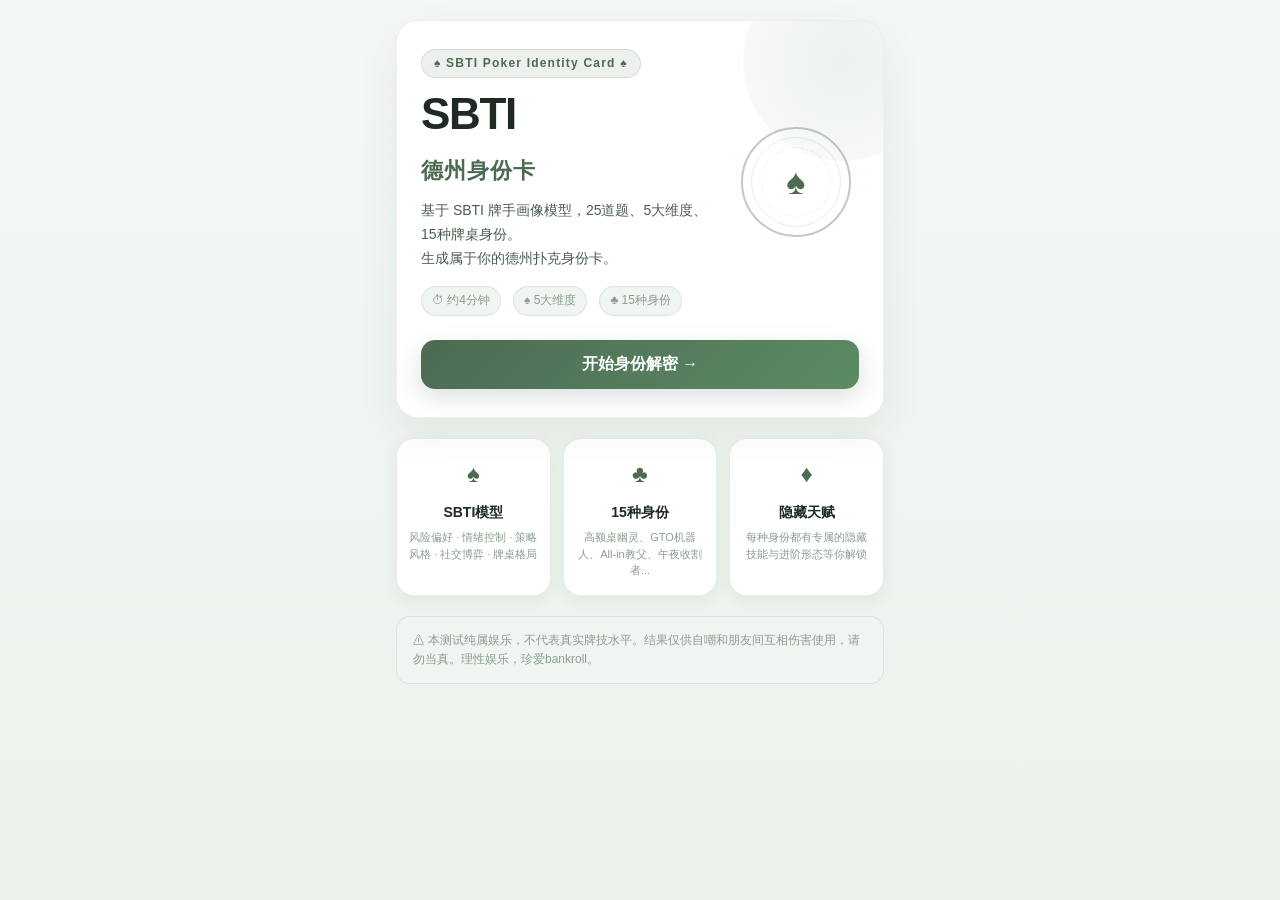
<file: index.html>
<!DOCTYPE html>
<html lang="zh-CN">
<head>
  <meta charset="UTF-8">
  <meta name="viewport" content="width=device-width, initial-scale=1.0, maximum-scale=1.0, user-scalable=no">
  <title>SBTI 德州身份卡</title>
  <meta name="description" content="基于 SBTI 模型生成你的德州扑克身份卡：25 道题输出牌桌身份、五维画像、隐藏天赋、进阶身份和分享卡片。">
  <meta property="og:title" content="SBTI 德州身份卡">
  <meta property="og:description" content="用 SBTI 牌手画像模型生成你的德州扑克身份卡。你是高额桌幽灵，还是快乐送财童子？">
  <meta property="og:type" content="website">
  <meta property="og:image" content="sbti-poker-card-preview.png">
  <meta property="og:image:width" content="1200">
  <meta property="og:image:height" content="630">
  <link rel="stylesheet" href="sbti-poker-card.css">
  <!-- 51.la 统计 -->
  <script charset="UTF-8" id="LA_COLLECT" src="//sdk.51.la/js-sdk-pro.min.js"></script>
  <script>LA.init({id:"3PciTSD9vEehGen9",ck:"3PciTSD9vEehGen9"})</script>
</head>
<body>

  <!-- ===== 首页 ===== -->
  <div id="screen-intro" class="screen active">
    <div class="container">
      <div class="hero-card">
        <div class="hero-decoration"></div>
        <div class="hero-content">
          <div class="hero-left">
            <div class="hero-badge">♠ SBTI Poker Identity Card ♠</div>
            <h1 class="hero-title">SBTI<br><span class="hero-title-sub">德州身份卡</span></h1>
            <p class="hero-desc">
              基于 SBTI 牌手画像模型，25道题、5大维度、15种牌桌身份。<br>
              生成属于你的德州扑克身份卡。
            </p>
            <div class="hero-meta">
              <span>⏱ 约4分钟</span>
              <span>♠ 5大维度</span>
              <span>♣ 15种身份</span>
            </div>
          </div>
          <div class="hero-right">
            <div class="hero-symbol">
              <div class="symbol-ring"></div>
              <div class="symbol-core">♠</div>
            </div>
          </div>
        </div>
        <button class="btn-primary" id="btn-start">开始身份解密 →</button>
      </div>

      <div class="info-cards">
        <div class="info-card">
          <div class="info-icon">♠</div>
          <h3>SBTI模型</h3>
          <p>风险偏好 · 情绪控制 · 策略风格 · 社交博弈 · 牌桌格局</p>
        </div>
        <div class="info-card">
          <div class="info-icon">♣</div>
          <h3>15种身份</h3>
          <p>高额桌幽灵、GTO机器人、All-in教父、午夜收割者...</p>
        </div>
        <div class="info-card">
          <div class="info-icon">♦</div>
          <h3>隐藏天赋</h3>
          <p>每种身份都有专属的隐藏技能与进阶形态等你解锁</p>
        </div>
      </div>

      <div class="disclaimer-card">
        <p>⚠ 本测试纯属娱乐，不代表真实牌技水平。结果仅供自嘲和朋友间互相伤害使用，请勿当真。理性娱乐，珍爱bankroll。</p>
      </div>
    </div>
  </div>

  <!-- ===== 答题页 ===== -->
  <div id="screen-test" class="screen">
    <div class="container">
      <div class="test-header">
        <div class="test-title">SBTI 德州身份卡</div>
        <div class="progress-wrapper">
          <div class="progress-bar">
            <span class="progress-fill" id="progress-fill"></span>
          </div>
          <div class="progress-text" id="progress-text">1 / 25</div>
        </div>
      </div>

      <div class="question-card" id="question-card">
        <div class="question-number" id="q-number">Q1</div>
        <div class="question-text" id="q-text"></div>
        <div class="options" id="q-options"></div>
      </div>

      <div class="test-nav">
        <button class="btn-secondary" id="btn-prev" disabled>← 上一题</button>
        <button class="btn-primary" id="btn-next" disabled>下一题 →</button>
      </div>
    </div>
  </div>

  <!-- ===== 结果页 ===== -->
  <div id="screen-result" class="screen">
    <div class="container">
      <!-- 类型标题卡 -->
      <div class="result-type-card" id="result-type-card">
        <div class="result-decoration"></div>
        <div class="result-badge-row">
          <span class="result-badge" id="result-badge"></span>
        </div>
        <div class="result-code" id="result-code"></div>
        <div class="result-title" id="result-title"></div>
        <div class="result-subtitle" id="result-subtitle"></div>
        <div class="result-tagline" id="result-tagline"></div>
        <div class="result-match" id="result-match"></div>
      </div>

      <!-- 身份解读 -->
      <div class="result-section">
        <h3 class="section-title">♠ 身份解读</h3>
        <div class="analysis-card" id="result-description"></div>
      </div>

      <!-- 五维画像 -->
      <div class="result-section">
        <h3 class="section-title">♣ 五维牌手画像</h3>
        <div class="dimensions-grid" id="dimensions-grid"></div>
      </div>

      <!-- 牌桌身份 -->
      <div class="result-section">
        <h3 class="section-title">♦ 牌桌身份</h3>
        <div class="mission-card" id="mission-card"></div>
      </div>

      <!-- 广告解锁区域 -->
      <div class="result-section">
        <div class="unlock-card" id="unlock-card">
          <div class="unlock-locked" id="unlock-locked">
            <div class="lock-icon">🔒</div>
            <h3>隐藏天赋 & 进阶身份</h3>
            <p>每个牌手都有尚未觉醒的隐藏技能和更高阶的身份形态...</p>
            <button class="btn-unlock" id="btn-unlock">
              <span class="unlock-ad-icon">▶</span>
              观看短视频解锁你的隐藏天赋
            </button>
            <p class="unlock-hint">约15-30秒 · 解锁后永久可见</p>
          </div>
          <div class="unlock-content" id="unlock-content" style="display:none">
            <div class="hidden-attr-section">
              <h3>🃏 隐藏天赋</h3>
              <p id="hidden-attr-text"></p>
            </div>
            <div class="advanced-section">
              <h3>⚡ 进阶身份</h3>
              <div class="advanced-name" id="advanced-name"></div>
              <p id="advanced-desc"></p>
            </div>
          </div>
        </div>
      </div>

      <!-- 分享与重测 -->
      <div class="result-actions">
        <button class="btn-primary" id="btn-share">生成分享卡片 ♠</button>
        <button class="btn-secondary" id="btn-retest">重新测试</button>
      </div>

      <div class="disclaimer-card">
        <p>⚠ 本测试纯属娱乐，不代表真实牌技水平。不可用于评估牌手能力或任何严肃用途。理性娱乐，珍爱bankroll。</p>
      </div>
    </div>
  </div>

  <!-- 分享图片弹窗 -->
  <div class="modal-overlay" id="share-modal" style="display:none">
    <div class="modal-content">
      <div class="modal-header">
        <h3>长按保存分享卡片</h3>
        <button class="modal-close" id="modal-close">✕</button>
      </div>
      <div class="modal-body">
        <canvas id="share-canvas" style="display:none"></canvas>
        <img id="share-img" class="share-preview" alt="分享卡片">
      </div>
      <p class="share-tip">长按图片保存到相册，发给牌友一起测试吧！</p>
    </div>
  </div>

  <script src="sbti-poker-card.js"></script>
</body>
</html>
</file>
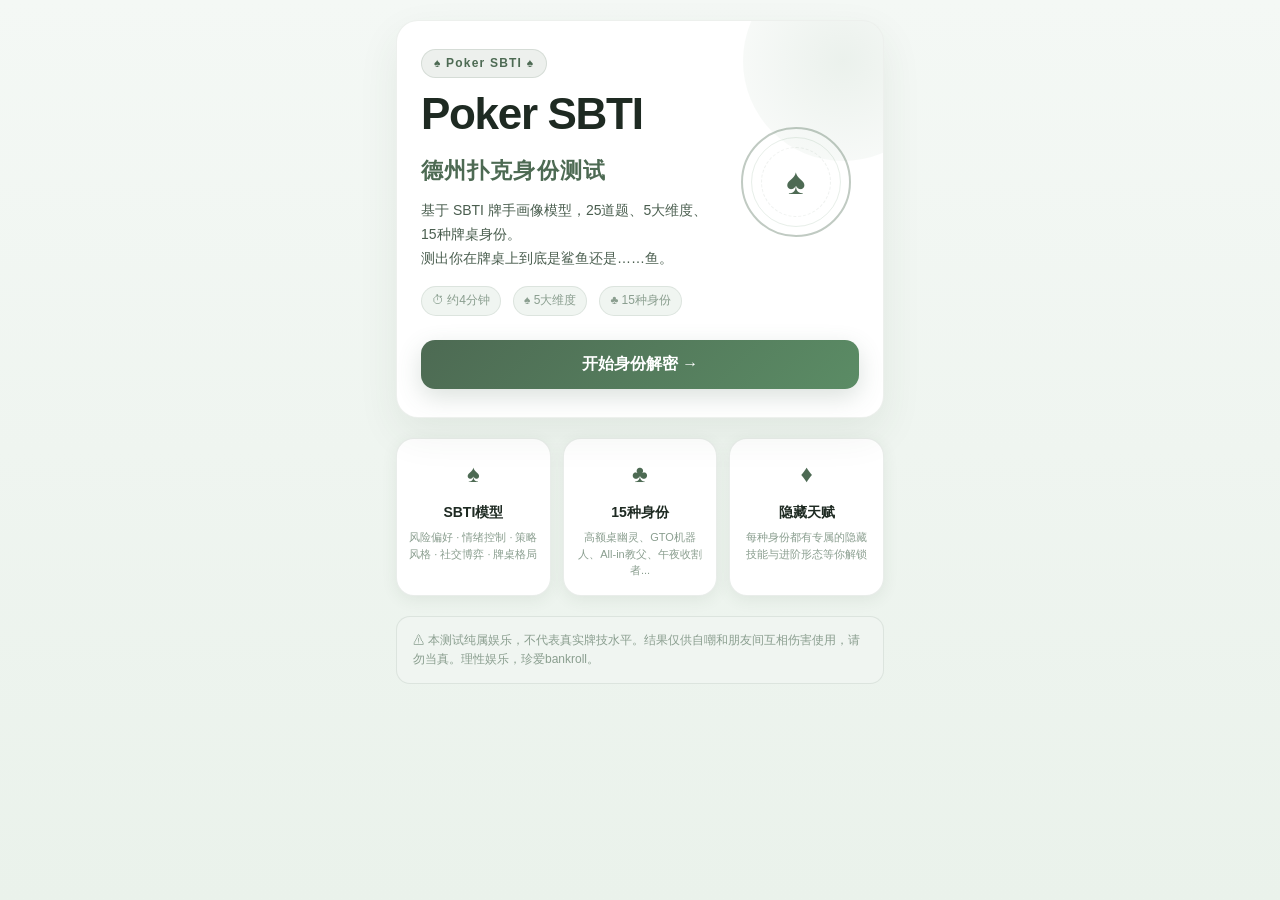
<file: SBTI/index.html>
<!DOCTYPE html>
<html lang="zh-CN">
<head>
  <meta charset="UTF-8">
  <meta name="viewport" content="width=device-width, initial-scale=1.0, maximum-scale=1.0, user-scalable=no">
  <title>Poker SBTI - 德州扑克身份测试</title>
  <meta name="description" content="基于 SBTI 模型的德州扑克身份测试：25 道题生成你的牌桌身份、五维画像、隐藏天赋和分享卡片。">
  <meta property="og:title" content="Poker SBTI - 德州扑克身份测试">
  <meta property="og:description" content="25 道题测出你的 Poker SBTI 牌桌身份。你是高额桌幽灵，还是快乐送财童子？">
  <meta property="og:type" content="website">
  <meta property="og:image" content="poker-sbti-preview.png">
  <meta property="og:image:width" content="1200">
  <meta property="og:image:height" content="630">
  <link rel="stylesheet" href="poker-sbti.css">
  <!-- 51.la 统计 -->
  <script charset="UTF-8" id="LA_COLLECT" src="//sdk.51.la/js-sdk-pro.min.js"></script>
  <script>LA.init({id:"3PciTSD9vEehGen9",ck:"3PciTSD9vEehGen9"})</script>
</head>
<body>

  <!-- ===== 首页 ===== -->
  <div id="screen-intro" class="screen active">
    <div class="container">
      <div class="hero-card">
        <div class="hero-decoration"></div>
        <div class="hero-content">
          <div class="hero-left">
            <div class="hero-badge">♠ Poker SBTI ♠</div>
            <h1 class="hero-title">Poker SBTI<br><span class="hero-title-sub">德州扑克身份测试</span></h1>
            <p class="hero-desc">
              基于 SBTI 牌手画像模型，25道题、5大维度、15种牌桌身份。<br>
              测出你在牌桌上到底是鲨鱼还是……鱼。
            </p>
            <div class="hero-meta">
              <span>⏱ 约4分钟</span>
              <span>♠ 5大维度</span>
              <span>♣ 15种身份</span>
            </div>
          </div>
          <div class="hero-right">
            <div class="hero-symbol">
              <div class="symbol-ring"></div>
              <div class="symbol-core">♠</div>
            </div>
          </div>
        </div>
        <button class="btn-primary" id="btn-start">开始身份解密 →</button>
      </div>

      <div class="info-cards">
        <div class="info-card">
          <div class="info-icon">♠</div>
          <h3>SBTI模型</h3>
          <p>风险偏好 · 情绪控制 · 策略风格 · 社交博弈 · 牌桌格局</p>
        </div>
        <div class="info-card">
          <div class="info-icon">♣</div>
          <h3>15种身份</h3>
          <p>高额桌幽灵、GTO机器人、All-in教父、午夜收割者...</p>
        </div>
        <div class="info-card">
          <div class="info-icon">♦</div>
          <h3>隐藏天赋</h3>
          <p>每种身份都有专属的隐藏技能与进阶形态等你解锁</p>
        </div>
      </div>

      <div class="disclaimer-card">
        <p>⚠ 本测试纯属娱乐，不代表真实牌技水平。结果仅供自嘲和朋友间互相伤害使用，请勿当真。理性娱乐，珍爱bankroll。</p>
      </div>
    </div>
  </div>

  <!-- ===== 答题页 ===== -->
  <div id="screen-test" class="screen">
    <div class="container">
      <div class="test-header">
        <div class="test-title">Poker SBTI</div>
        <div class="progress-wrapper">
          <div class="progress-bar">
            <span class="progress-fill" id="progress-fill"></span>
          </div>
          <div class="progress-text" id="progress-text">1 / 25</div>
        </div>
      </div>

      <div class="question-card" id="question-card">
        <div class="question-number" id="q-number">Q1</div>
        <div class="question-text" id="q-text"></div>
        <div class="options" id="q-options"></div>
      </div>

      <div class="test-nav">
        <button class="btn-secondary" id="btn-prev" disabled>← 上一题</button>
        <button class="btn-primary" id="btn-next" disabled>下一题 →</button>
      </div>
    </div>
  </div>

  <!-- ===== 结果页 ===== -->
  <div id="screen-result" class="screen">
    <div class="container">
      <!-- 类型标题卡 -->
      <div class="result-type-card" id="result-type-card">
        <div class="result-decoration"></div>
        <div class="result-badge-row">
          <span class="result-badge" id="result-badge"></span>
        </div>
        <div class="result-code" id="result-code"></div>
        <div class="result-title" id="result-title"></div>
        <div class="result-subtitle" id="result-subtitle"></div>
        <div class="result-tagline" id="result-tagline"></div>
        <div class="result-match" id="result-match"></div>
      </div>

      <!-- 身份解读 -->
      <div class="result-section">
        <h3 class="section-title">♠ 身份解读</h3>
        <div class="analysis-card" id="result-description"></div>
      </div>

      <!-- 五维画像 -->
      <div class="result-section">
        <h3 class="section-title">♣ 五维牌手画像</h3>
        <div class="dimensions-grid" id="dimensions-grid"></div>
      </div>

      <!-- 牌桌身份 -->
      <div class="result-section">
        <h3 class="section-title">♦ 牌桌身份</h3>
        <div class="mission-card" id="mission-card"></div>
      </div>

      <!-- 广告解锁区域 -->
      <div class="result-section">
        <div class="unlock-card" id="unlock-card">
          <div class="unlock-locked" id="unlock-locked">
            <div class="lock-icon">🔒</div>
            <h3>隐藏天赋 & 进阶身份</h3>
            <p>每个牌手都有尚未觉醒的隐藏技能和更高阶的身份形态...</p>
            <button class="btn-unlock" id="btn-unlock">
              <span class="unlock-ad-icon">▶</span>
              观看短视频解锁你的隐藏天赋
            </button>
            <p class="unlock-hint">约15-30秒 · 解锁后永久可见</p>
          </div>
          <div class="unlock-content" id="unlock-content" style="display:none">
            <div class="hidden-attr-section">
              <h3>🃏 隐藏天赋</h3>
              <p id="hidden-attr-text"></p>
            </div>
            <div class="advanced-section">
              <h3>⚡ 进阶身份</h3>
              <div class="advanced-name" id="advanced-name"></div>
              <p id="advanced-desc"></p>
            </div>
          </div>
        </div>
      </div>

      <!-- 分享与重测 -->
      <div class="result-actions">
        <button class="btn-primary" id="btn-share">生成分享卡片 ♠</button>
        <button class="btn-secondary" id="btn-retest">重新测试</button>
      </div>

      <div class="disclaimer-card">
        <p>⚠ 本测试纯属娱乐，不代表真实牌技水平。不可用于评估牌手能力或任何严肃用途。理性娱乐，珍爱bankroll。</p>
      </div>
    </div>
  </div>

  <!-- 分享图片弹窗 -->
  <div class="modal-overlay" id="share-modal" style="display:none">
    <div class="modal-content">
      <div class="modal-header">
        <h3>长按保存分享卡片</h3>
        <button class="modal-close" id="modal-close">✕</button>
      </div>
      <div class="modal-body">
        <canvas id="share-canvas" style="display:none"></canvas>
        <img id="share-img" class="share-preview" alt="分享卡片">
      </div>
      <p class="share-tip">长按图片保存到相册，发给牌友一起测试吧！</p>
    </div>
  </div>

  <script src="poker-sbti.js"></script>
</body>
</html>
</file>
<file: sbti-poker-card.css>
:root{--bg:#f4f8f5;--bg-gradient:linear-gradient(180deg, #f4f8f5 0%, #eaf2eb 100%);--panel:#ffffff;--panel-border:rgba(77, 106, 83, 0.1);--panel-hover:#f0f6f1;--text:#1e2a22;--text-secondary:#4a5e4f;--muted:#8a9e8f;--line:rgba(77, 106, 83, 0.12);--soft:#f0f5f1;--accent:#4d6a53;--accent-strong:#3a5240;--accent-glow:rgba(77, 106, 83, 0.1);--green:#5b8c65;--green-soft:rgba(91, 140, 101, 0.1);--shadow:rgba(47, 73, 55, 0.08);--radius-lg:22px;--radius-md:18px;--radius-sm:14px;--radius-pill:999px}*,::after,::before{margin:0;padding:0;box-sizing:border-box}body{font-family:-apple-system,BlinkMacSystemFont,"Segoe UI","PingFang SC","Hiragino Sans GB","Microsoft YaHei",sans-serif;background:var(--bg);background-image:var(--bg-gradient);color:var(--text);font-size:15px;font-weight:500;line-height:1.6;min-height:100vh;-webkit-font-smoothing:antialiased;overflow-x:hidden}.container{max-width:520px;margin:0 auto;padding:20px 16px 60px}.screen{display:none}.screen.active{display:block}.hero-card{background:var(--panel);border:1px solid var(--panel-border);border-radius:var(--radius-lg);padding:28px 24px;position:relative;overflow:hidden;box-shadow:0 16px 40px var(--shadow)}.hero-decoration{position:absolute;right:-60px;top:-60px;width:200px;height:200px;border-radius:50%;background:radial-gradient(circle,rgba(91,140,101,.12),rgba(91,140,101,.02));pointer-events:none}.hero-content{display:grid;grid-template-columns:1.4fr 0.6fr;gap:16px;align-items:center;margin-bottom:24px;position:relative;z-index:1}.hero-badge{display:inline-block;background:var(--accent-glow);color:var(--accent);font-size:12px;font-weight:700;padding:4px 12px;border-radius:var(--radius-pill);letter-spacing:.1em;margin-bottom:12px;border:1px solid rgba(77,106,83,.15)}.hero-title{font-size:clamp(28px, 6vw, 44px);font-weight:900;letter-spacing:-.03em;line-height:1.1;color:var(--text);margin-bottom:12px}.hero-title-sub{font-size:clamp(16px, 3.5vw, 22px);font-weight:600;color:var(--accent);letter-spacing:.05em}.hero-desc{font-size:14px;color:var(--text-secondary);line-height:1.7;margin-bottom:16px}.hero-meta{display:flex;gap:12px;flex-wrap:wrap;font-size:12px;color:var(--muted)}.hero-meta span{background:var(--soft);padding:4px 10px;border-radius:var(--radius-pill);border:1px solid var(--line)}.hero-right{display:flex;justify-content:center;align-items:center}.hero-symbol{position:relative;width:110px;height:110px;display:flex;justify-content:center;align-items:center}.symbol-ring{position:absolute;inset:0;border-radius:50%;border:2px solid var(--accent);opacity:.35;animation:ring-pulse 3s ease-in-out infinite}.symbol-ring::before{content:'';position:absolute;inset:8px;border-radius:50%;border:1px solid var(--green);opacity:.4}.symbol-ring::after{content:'';position:absolute;inset:18px;border-radius:50%;border:1px dashed var(--accent);opacity:.25;animation:ring-rotate 20s linear infinite}@keyframes ring-pulse{0%,100%{transform:scale(1);opacity:.35}50%{transform:scale(1.06);opacity:.55}}@keyframes ring-rotate{from{transform:rotate(0)}to{transform:rotate(360deg)}}.symbol-core{font-size:36px;font-weight:900;color:var(--accent);z-index:1}.btn-primary{display:block;width:100%;padding:14px 20px;border:none;border-radius:var(--radius-sm);background:linear-gradient(135deg,var(--accent),#5b8c65);color:#fff;font-size:16px;font-weight:700;cursor:pointer;transition:transform .16s ease,box-shadow .16s ease;box-shadow:0 8px 24px rgba(77,106,83,.2);position:relative;z-index:1}.btn-primary:hover{transform:translateY(-1px);box-shadow:0 12px 30px rgba(77,106,83,.3)}.btn-primary:active{transform:translateY(0)}.btn-primary:disabled{opacity:.4;cursor:not-allowed;transform:none;box-shadow:none}.btn-secondary{display:block;width:100%;padding:14px 20px;border:1px solid var(--line);border-radius:var(--radius-sm);background:var(--panel);color:var(--text-secondary);font-size:15px;font-weight:600;cursor:pointer;transition:border-color .16s,background .16s}.btn-secondary:hover{border-color:var(--accent);background:var(--panel-hover)}.btn-secondary:disabled{opacity:.3;cursor:not-allowed}.info-cards{display:grid;grid-template-columns:repeat(3,1fr);gap:12px;margin-top:20px}.info-card{background:var(--panel);border:1px solid var(--line);border-radius:var(--radius-md);padding:16px 12px;text-align:center;box-shadow:0 4px 16px var(--shadow)}.info-icon{font-size:24px;margin-bottom:8px;color:var(--accent)}.info-card h3{font-size:14px;font-weight:700;color:var(--text);margin-bottom:6px}.info-card p{font-size:11px;color:var(--muted);line-height:1.5}.disclaimer-card{margin-top:20px;padding:14px 16px;background:var(--soft);border:1px solid var(--line);border-radius:var(--radius-sm)}.disclaimer-card p{font-size:12px;color:var(--muted);line-height:1.6}.test-header{margin-bottom:20px}.test-title{font-size:14px;font-weight:700;color:var(--accent);letter-spacing:.05em;margin-bottom:12px;text-align:center}.progress-wrapper{display:flex;align-items:center;gap:12px}.progress-bar{flex:1;height:8px;background:var(--soft);border-radius:var(--radius-pill);overflow:hidden;border:1px solid var(--line)}.progress-fill{display:block;height:100%;background:linear-gradient(90deg,var(--green),var(--accent));border-radius:inherit;transition:width .3s ease;width:0%}.progress-text{font-size:13px;color:var(--muted);font-weight:600;white-space:nowrap;min-width:46px;text-align:right}.question-card{background:var(--panel);border:1px solid var(--panel-border);border-radius:var(--radius-lg);padding:24px 20px;box-shadow:0 16px 40px var(--shadow);min-height:320px}.question-number{font-size:13px;font-weight:700;color:var(--accent);letter-spacing:.1em;margin-bottom:12px}.question-text{font-size:17px;font-weight:700;color:var(--text);line-height:1.6;margin-bottom:20px}.options{display:flex;flex-direction:column;gap:10px}.option{display:flex;align-items:flex-start;gap:12px;padding:14px 16px;border-radius:var(--radius-sm);border:1px solid var(--line);background:var(--soft);cursor:pointer;transition:border-color .16s,background .16s,transform .16s;-webkit-tap-highlight-color:transparent}.option:hover{border-color:var(--green);background:var(--panel-hover)}.option.selected{border-color:var(--accent);background:var(--accent-glow)}.option-radio{width:20px;height:20px;border-radius:50%;border:2px solid var(--line);flex-shrink:0;margin-top:1px;display:flex;align-items:center;justify-content:center;transition:border-color .16s}.option.selected .option-radio{border-color:var(--accent)}.option.selected .option-radio::after{content:'';width:10px;height:10px;border-radius:50%;background:var(--accent)}.option-text{font-size:14px;color:var(--text-secondary);line-height:1.5}.option.selected .option-text{color:var(--text)}.test-nav{display:grid;grid-template-columns:1fr 1fr;gap:12px;margin-top:20px}.result-type-card{background:var(--panel);border:1px solid var(--panel-border);border-radius:var(--radius-lg);padding:32px 24px;text-align:center;position:relative;overflow:hidden;box-shadow:0 16px 40px var(--shadow)}.result-decoration{position:absolute;right:-80px;top:-80px;width:240px;height:240px;border-radius:50%;background:radial-gradient(circle,rgba(91,140,101,.1),rgba(91,140,101,.01));pointer-events:none}.result-badge-row{margin-bottom:12px}.result-badge{display:inline-block;background:var(--green-soft);color:var(--green);font-size:12px;font-weight:700;padding:4px 14px;border-radius:var(--radius-pill);border:1px solid rgba(91,140,101,.2)}.result-code{font-size:clamp(32px, 7vw, 52px);font-weight:900;letter-spacing:-.02em;color:var(--accent);margin-bottom:4px}.result-title{font-size:clamp(22px, 5vw, 32px);font-weight:800;color:var(--text);margin-bottom:4px}.result-subtitle{font-size:14px;color:var(--muted);font-weight:500;margin-bottom:12px;font-style:italic}.result-tagline{font-size:15px;color:var(--text-secondary);line-height:1.6;padding:0 8px;margin-bottom:16px}.result-match{display:inline-block;background:var(--accent-glow);color:var(--accent);font-size:13px;font-weight:700;padding:6px 16px;border-radius:var(--radius-pill);border:1px solid rgba(77,106,83,.2)}.result-section{margin-top:20px}.section-title{font-size:16px;font-weight:700;color:var(--accent);margin-bottom:12px;letter-spacing:.02em}.analysis-card{background:var(--panel);border:1px solid var(--line);border-radius:var(--radius-md);padding:20px;font-size:15px;color:var(--text-secondary);line-height:1.8;box-shadow:0 4px 16px var(--shadow)}.dimensions-grid{display:grid;grid-template-columns:1fr;gap:10px}.dim-item{background:var(--panel);border:1px solid var(--line);border-radius:16px;padding:14px 16px;box-shadow:0 4px 16px var(--shadow)}.dim-header{display:flex;justify-content:space-between;align-items:center;margin-bottom:8px}.dim-name{font-size:14px;font-weight:700;color:var(--text)}.dim-level{font-size:14px;font-weight:800;color:var(--accent)}.dim-bar-bg{height:6px;background:var(--soft);border-radius:var(--radius-pill);overflow:hidden;margin-bottom:6px}.dim-bar-fill{height:100%;border-radius:inherit;background:linear-gradient(90deg,var(--green),var(--accent));transition:width .5s ease}.dim-desc{font-size:12px;color:var(--muted);line-height:1.5}.mission-card{background:var(--panel);border:1px solid var(--line);border-radius:var(--radius-md);padding:20px;box-shadow:0 4px 16px var(--shadow)}.mission-badge{display:inline-block;background:var(--accent-glow);color:var(--accent);font-size:13px;font-weight:700;padding:4px 14px;border-radius:var(--radius-pill);margin-bottom:10px;border:1px solid rgba(77,106,83,.15)}.mission-text{font-size:14px;color:var(--text-secondary);line-height:1.7}.unlock-card{background:var(--panel);border:1px solid var(--line);border-radius:var(--radius-lg);overflow:hidden;box-shadow:0 4px 16px var(--shadow)}.unlock-locked{padding:28px 20px;text-align:center;background:linear-gradient(180deg,var(--panel),rgba(91,140,101,.04))}.lock-icon{font-size:36px;margin-bottom:12px}.unlock-locked h3{font-size:17px;font-weight:700;color:var(--text);margin-bottom:8px}.unlock-locked>p{font-size:13px;color:var(--muted);margin-bottom:20px;line-height:1.6}.btn-unlock{display:inline-flex;align-items:center;gap:8px;padding:14px 28px;border:none;border-radius:var(--radius-sm);background:linear-gradient(135deg,var(--green),#4d7a55);color:#fff;font-size:15px;font-weight:700;cursor:pointer;transition:transform .16s,box-shadow .16s;box-shadow:0 8px 24px rgba(91,140,101,.25)}.btn-unlock:hover{transform:translateY(-1px);box-shadow:0 12px 30px rgba(91,140,101,.35)}.unlock-ad-icon{display:flex;align-items:center;justify-content:center;width:24px;height:24px;background:rgba(255,255,255,.2);border-radius:50%;font-size:10px}.unlock-hint{font-size:11px;color:var(--muted);margin-top:10px}.unlock-content{padding:24px 20px}.advanced-section,.hidden-attr-section{margin-bottom:20px}.advanced-section:last-child,.hidden-attr-section:last-child{margin-bottom:0}.advanced-section h3,.hidden-attr-section h3{font-size:15px;font-weight:700;color:var(--accent);margin-bottom:8px}.advanced-section p,.hidden-attr-section p{font-size:14px;color:var(--text-secondary);line-height:1.7}.advanced-name{font-size:18px;font-weight:800;color:var(--green);margin-bottom:6px}.result-actions{display:grid;grid-template-columns:1fr 1fr;gap:12px;margin-top:24px}.modal-overlay{position:fixed;inset:0;background:rgba(30,42,34,.75);z-index:1000;display:flex;align-items:center;justify-content:center;padding:20px;backdrop-filter:blur(4px)}.modal-content{background:var(--panel);border:1px solid var(--line);border-radius:var(--radius-lg);padding:20px;max-width:380px;width:100%;max-height:90vh;overflow-y:auto}.modal-header{display:flex;justify-content:space-between;align-items:center;margin-bottom:16px}.modal-header h3{font-size:16px;font-weight:700;color:var(--text)}.modal-close{width:32px;height:32px;border:1px solid var(--line);border-radius:50%;background:var(--soft);color:var(--muted);font-size:16px;cursor:pointer;display:flex;align-items:center;justify-content:center;transition:border-color .16s}.modal-close:hover{border-color:var(--accent);color:var(--text)}.share-preview{width:100%;border-radius:var(--radius-sm)}.share-tip{font-size:12px;color:var(--muted);text-align:center;margin-top:12px;line-height:1.5}@keyframes fadeIn{from{opacity:0;transform:translateY(12px)}to{opacity:1;transform:translateY(0)}}.screen.active{animation:fadeIn .3s ease}.question-card{animation:fadeIn .25s ease}@media (max-width:480px){.hero-content{grid-template-columns:1fr;text-align:center}.hero-right{order:-1}.hero-symbol{width:90px;height:90px}.symbol-core{font-size:28px}.hero-badge{margin-left:auto;margin-right:auto}.hero-meta{justify-content:center}.info-cards{grid-template-columns:1fr}.result-actions{grid-template-columns:1fr}.test-nav{grid-template-columns:1fr 1fr}}::-webkit-scrollbar{width:4px}::-webkit-scrollbar-track{background:var(--bg)}::-webkit-scrollbar-thumb{background:var(--line);border-radius:4px}@keyframes unlockReveal{from{opacity:0;transform:translateY(16px)}to{opacity:1;transform:translateY(0)}}.unlock-content.revealed{display:block!important;animation:unlockReveal .5s ease}
</file>
<file: SBTI/poker-sbti.css>
:root{--bg:#f4f8f5;--bg-gradient:linear-gradient(180deg, #f4f8f5 0%, #eaf2eb 100%);--panel:#ffffff;--panel-border:rgba(77, 106, 83, 0.1);--panel-hover:#f0f6f1;--text:#1e2a22;--text-secondary:#4a5e4f;--muted:#8a9e8f;--line:rgba(77, 106, 83, 0.12);--soft:#f0f5f1;--accent:#4d6a53;--accent-strong:#3a5240;--accent-glow:rgba(77, 106, 83, 0.1);--green:#5b8c65;--green-soft:rgba(91, 140, 101, 0.1);--shadow:rgba(47, 73, 55, 0.08);--radius-lg:22px;--radius-md:18px;--radius-sm:14px;--radius-pill:999px}*,::after,::before{margin:0;padding:0;box-sizing:border-box}body{font-family:-apple-system,BlinkMacSystemFont,"Segoe UI","PingFang SC","Hiragino Sans GB","Microsoft YaHei",sans-serif;background:var(--bg);background-image:var(--bg-gradient);color:var(--text);font-size:15px;font-weight:500;line-height:1.6;min-height:100vh;-webkit-font-smoothing:antialiased;overflow-x:hidden}.container{max-width:520px;margin:0 auto;padding:20px 16px 60px}.screen{display:none}.screen.active{display:block}.hero-card{background:var(--panel);border:1px solid var(--panel-border);border-radius:var(--radius-lg);padding:28px 24px;position:relative;overflow:hidden;box-shadow:0 16px 40px var(--shadow)}.hero-decoration{position:absolute;right:-60px;top:-60px;width:200px;height:200px;border-radius:50%;background:radial-gradient(circle,rgba(91,140,101,.12),rgba(91,140,101,.02));pointer-events:none}.hero-content{display:grid;grid-template-columns:1.4fr 0.6fr;gap:16px;align-items:center;margin-bottom:24px;position:relative;z-index:1}.hero-badge{display:inline-block;background:var(--accent-glow);color:var(--accent);font-size:12px;font-weight:700;padding:4px 12px;border-radius:var(--radius-pill);letter-spacing:.1em;margin-bottom:12px;border:1px solid rgba(77,106,83,.15)}.hero-title{font-size:clamp(28px, 6vw, 44px);font-weight:900;letter-spacing:-.03em;line-height:1.1;color:var(--text);margin-bottom:12px}.hero-title-sub{font-size:clamp(16px, 3.5vw, 22px);font-weight:600;color:var(--accent);letter-spacing:.05em}.hero-desc{font-size:14px;color:var(--text-secondary);line-height:1.7;margin-bottom:16px}.hero-meta{display:flex;gap:12px;flex-wrap:wrap;font-size:12px;color:var(--muted)}.hero-meta span{background:var(--soft);padding:4px 10px;border-radius:var(--radius-pill);border:1px solid var(--line)}.hero-right{display:flex;justify-content:center;align-items:center}.hero-symbol{position:relative;width:110px;height:110px;display:flex;justify-content:center;align-items:center}.symbol-ring{position:absolute;inset:0;border-radius:50%;border:2px solid var(--accent);opacity:.35;animation:ring-pulse 3s ease-in-out infinite}.symbol-ring::before{content:'';position:absolute;inset:8px;border-radius:50%;border:1px solid var(--green);opacity:.4}.symbol-ring::after{content:'';position:absolute;inset:18px;border-radius:50%;border:1px dashed var(--accent);opacity:.25;animation:ring-rotate 20s linear infinite}@keyframes ring-pulse{0%,100%{transform:scale(1);opacity:.35}50%{transform:scale(1.06);opacity:.55}}@keyframes ring-rotate{from{transform:rotate(0)}to{transform:rotate(360deg)}}.symbol-core{font-size:36px;font-weight:900;color:var(--accent);z-index:1}.btn-primary{display:block;width:100%;padding:14px 20px;border:none;border-radius:var(--radius-sm);background:linear-gradient(135deg,var(--accent),#5b8c65);color:#fff;font-size:16px;font-weight:700;cursor:pointer;transition:transform .16s ease,box-shadow .16s ease;box-shadow:0 8px 24px rgba(77,106,83,.2);position:relative;z-index:1}.btn-primary:hover{transform:translateY(-1px);box-shadow:0 12px 30px rgba(77,106,83,.3)}.btn-primary:active{transform:translateY(0)}.btn-primary:disabled{opacity:.4;cursor:not-allowed;transform:none;box-shadow:none}.btn-secondary{display:block;width:100%;padding:14px 20px;border:1px solid var(--line);border-radius:var(--radius-sm);background:var(--panel);color:var(--text-secondary);font-size:15px;font-weight:600;cursor:pointer;transition:border-color .16s,background .16s}.btn-secondary:hover{border-color:var(--accent);background:var(--panel-hover)}.btn-secondary:disabled{opacity:.3;cursor:not-allowed}.info-cards{display:grid;grid-template-columns:repeat(3,1fr);gap:12px;margin-top:20px}.info-card{background:var(--panel);border:1px solid var(--line);border-radius:var(--radius-md);padding:16px 12px;text-align:center;box-shadow:0 4px 16px var(--shadow)}.info-icon{font-size:24px;margin-bottom:8px;color:var(--accent)}.info-card h3{font-size:14px;font-weight:700;color:var(--text);margin-bottom:6px}.info-card p{font-size:11px;color:var(--muted);line-height:1.5}.disclaimer-card{margin-top:20px;padding:14px 16px;background:var(--soft);border:1px solid var(--line);border-radius:var(--radius-sm)}.disclaimer-card p{font-size:12px;color:var(--muted);line-height:1.6}.test-header{margin-bottom:20px}.test-title{font-size:14px;font-weight:700;color:var(--accent);letter-spacing:.05em;margin-bottom:12px;text-align:center}.progress-wrapper{display:flex;align-items:center;gap:12px}.progress-bar{flex:1;height:8px;background:var(--soft);border-radius:var(--radius-pill);overflow:hidden;border:1px solid var(--line)}.progress-fill{display:block;height:100%;background:linear-gradient(90deg,var(--green),var(--accent));border-radius:inherit;transition:width .3s ease;width:0%}.progress-text{font-size:13px;color:var(--muted);font-weight:600;white-space:nowrap;min-width:46px;text-align:right}.question-card{background:var(--panel);border:1px solid var(--panel-border);border-radius:var(--radius-lg);padding:24px 20px;box-shadow:0 16px 40px var(--shadow);min-height:320px}.question-number{font-size:13px;font-weight:700;color:var(--accent);letter-spacing:.1em;margin-bottom:12px}.question-text{font-size:17px;font-weight:700;color:var(--text);line-height:1.6;margin-bottom:20px}.options{display:flex;flex-direction:column;gap:10px}.option{display:flex;align-items:flex-start;gap:12px;padding:14px 16px;border-radius:var(--radius-sm);border:1px solid var(--line);background:var(--soft);cursor:pointer;transition:border-color .16s,background .16s,transform .16s;-webkit-tap-highlight-color:transparent}.option:hover{border-color:var(--green);background:var(--panel-hover)}.option.selected{border-color:var(--accent);background:var(--accent-glow)}.option-radio{width:20px;height:20px;border-radius:50%;border:2px solid var(--line);flex-shrink:0;margin-top:1px;display:flex;align-items:center;justify-content:center;transition:border-color .16s}.option.selected .option-radio{border-color:var(--accent)}.option.selected .option-radio::after{content:'';width:10px;height:10px;border-radius:50%;background:var(--accent)}.option-text{font-size:14px;color:var(--text-secondary);line-height:1.5}.option.selected .option-text{color:var(--text)}.test-nav{display:grid;grid-template-columns:1fr 1fr;gap:12px;margin-top:20px}.result-type-card{background:var(--panel);border:1px solid var(--panel-border);border-radius:var(--radius-lg);padding:32px 24px;text-align:center;position:relative;overflow:hidden;box-shadow:0 16px 40px var(--shadow)}.result-decoration{position:absolute;right:-80px;top:-80px;width:240px;height:240px;border-radius:50%;background:radial-gradient(circle,rgba(91,140,101,.1),rgba(91,140,101,.01));pointer-events:none}.result-badge-row{margin-bottom:12px}.result-badge{display:inline-block;background:var(--green-soft);color:var(--green);font-size:12px;font-weight:700;padding:4px 14px;border-radius:var(--radius-pill);border:1px solid rgba(91,140,101,.2)}.result-code{font-size:clamp(32px, 7vw, 52px);font-weight:900;letter-spacing:-.02em;color:var(--accent);margin-bottom:4px}.result-title{font-size:clamp(22px, 5vw, 32px);font-weight:800;color:var(--text);margin-bottom:4px}.result-subtitle{font-size:14px;color:var(--muted);font-weight:500;margin-bottom:12px;font-style:italic}.result-tagline{font-size:15px;color:var(--text-secondary);line-height:1.6;padding:0 8px;margin-bottom:16px}.result-match{display:inline-block;background:var(--accent-glow);color:var(--accent);font-size:13px;font-weight:700;padding:6px 16px;border-radius:var(--radius-pill);border:1px solid rgba(77,106,83,.2)}.result-section{margin-top:20px}.section-title{font-size:16px;font-weight:700;color:var(--accent);margin-bottom:12px;letter-spacing:.02em}.analysis-card{background:var(--panel);border:1px solid var(--line);border-radius:var(--radius-md);padding:20px;font-size:15px;color:var(--text-secondary);line-height:1.8;box-shadow:0 4px 16px var(--shadow)}.dimensions-grid{display:grid;grid-template-columns:1fr;gap:10px}.dim-item{background:var(--panel);border:1px solid var(--line);border-radius:16px;padding:14px 16px;box-shadow:0 4px 16px var(--shadow)}.dim-header{display:flex;justify-content:space-between;align-items:center;margin-bottom:8px}.dim-name{font-size:14px;font-weight:700;color:var(--text)}.dim-level{font-size:14px;font-weight:800;color:var(--accent)}.dim-bar-bg{height:6px;background:var(--soft);border-radius:var(--radius-pill);overflow:hidden;margin-bottom:6px}.dim-bar-fill{height:100%;border-radius:inherit;background:linear-gradient(90deg,var(--green),var(--accent));transition:width .5s ease}.dim-desc{font-size:12px;color:var(--muted);line-height:1.5}.mission-card{background:var(--panel);border:1px solid var(--line);border-radius:var(--radius-md);padding:20px;box-shadow:0 4px 16px var(--shadow)}.mission-badge{display:inline-block;background:var(--accent-glow);color:var(--accent);font-size:13px;font-weight:700;padding:4px 14px;border-radius:var(--radius-pill);margin-bottom:10px;border:1px solid rgba(77,106,83,.15)}.mission-text{font-size:14px;color:var(--text-secondary);line-height:1.7}.unlock-card{background:var(--panel);border:1px solid var(--line);border-radius:var(--radius-lg);overflow:hidden;box-shadow:0 4px 16px var(--shadow)}.unlock-locked{padding:28px 20px;text-align:center;background:linear-gradient(180deg,var(--panel),rgba(91,140,101,.04))}.lock-icon{font-size:36px;margin-bottom:12px}.unlock-locked h3{font-size:17px;font-weight:700;color:var(--text);margin-bottom:8px}.unlock-locked>p{font-size:13px;color:var(--muted);margin-bottom:20px;line-height:1.6}.btn-unlock{display:inline-flex;align-items:center;gap:8px;padding:14px 28px;border:none;border-radius:var(--radius-sm);background:linear-gradient(135deg,var(--green),#4d7a55);color:#fff;font-size:15px;font-weight:700;cursor:pointer;transition:transform .16s,box-shadow .16s;box-shadow:0 8px 24px rgba(91,140,101,.25)}.btn-unlock:hover{transform:translateY(-1px);box-shadow:0 12px 30px rgba(91,140,101,.35)}.unlock-ad-icon{display:flex;align-items:center;justify-content:center;width:24px;height:24px;background:rgba(255,255,255,.2);border-radius:50%;font-size:10px}.unlock-hint{font-size:11px;color:var(--muted);margin-top:10px}.unlock-content{padding:24px 20px}.advanced-section,.hidden-attr-section{margin-bottom:20px}.advanced-section:last-child,.hidden-attr-section:last-child{margin-bottom:0}.advanced-section h3,.hidden-attr-section h3{font-size:15px;font-weight:700;color:var(--accent);margin-bottom:8px}.advanced-section p,.hidden-attr-section p{font-size:14px;color:var(--text-secondary);line-height:1.7}.advanced-name{font-size:18px;font-weight:800;color:var(--green);margin-bottom:6px}.result-actions{display:grid;grid-template-columns:1fr 1fr;gap:12px;margin-top:24px}.modal-overlay{position:fixed;inset:0;background:rgba(30,42,34,.75);z-index:1000;display:flex;align-items:center;justify-content:center;padding:20px;backdrop-filter:blur(4px)}.modal-content{background:var(--panel);border:1px solid var(--line);border-radius:var(--radius-lg);padding:20px;max-width:380px;width:100%;max-height:90vh;overflow-y:auto}.modal-header{display:flex;justify-content:space-between;align-items:center;margin-bottom:16px}.modal-header h3{font-size:16px;font-weight:700;color:var(--text)}.modal-close{width:32px;height:32px;border:1px solid var(--line);border-radius:50%;background:var(--soft);color:var(--muted);font-size:16px;cursor:pointer;display:flex;align-items:center;justify-content:center;transition:border-color .16s}.modal-close:hover{border-color:var(--accent);color:var(--text)}.share-preview{width:100%;border-radius:var(--radius-sm)}.share-tip{font-size:12px;color:var(--muted);text-align:center;margin-top:12px;line-height:1.5}@keyframes fadeIn{from{opacity:0;transform:translateY(12px)}to{opacity:1;transform:translateY(0)}}.screen.active{animation:fadeIn .3s ease}.question-card{animation:fadeIn .25s ease}@media (max-width:480px){.hero-content{grid-template-columns:1fr;text-align:center}.hero-right{order:-1}.hero-symbol{width:90px;height:90px}.symbol-core{font-size:28px}.hero-badge{margin-left:auto;margin-right:auto}.hero-meta{justify-content:center}.info-cards{grid-template-columns:1fr}.result-actions{grid-template-columns:1fr}.test-nav{grid-template-columns:1fr 1fr}}::-webkit-scrollbar{width:4px}::-webkit-scrollbar-track{background:var(--bg)}::-webkit-scrollbar-thumb{background:var(--line);border-radius:4px}@keyframes unlockReveal{from{opacity:0;transform:translateY(16px)}to{opacity:1;transform:translateY(0)}}.unlock-content.revealed{display:block!important;animation:unlockReveal .5s ease}
</file>
